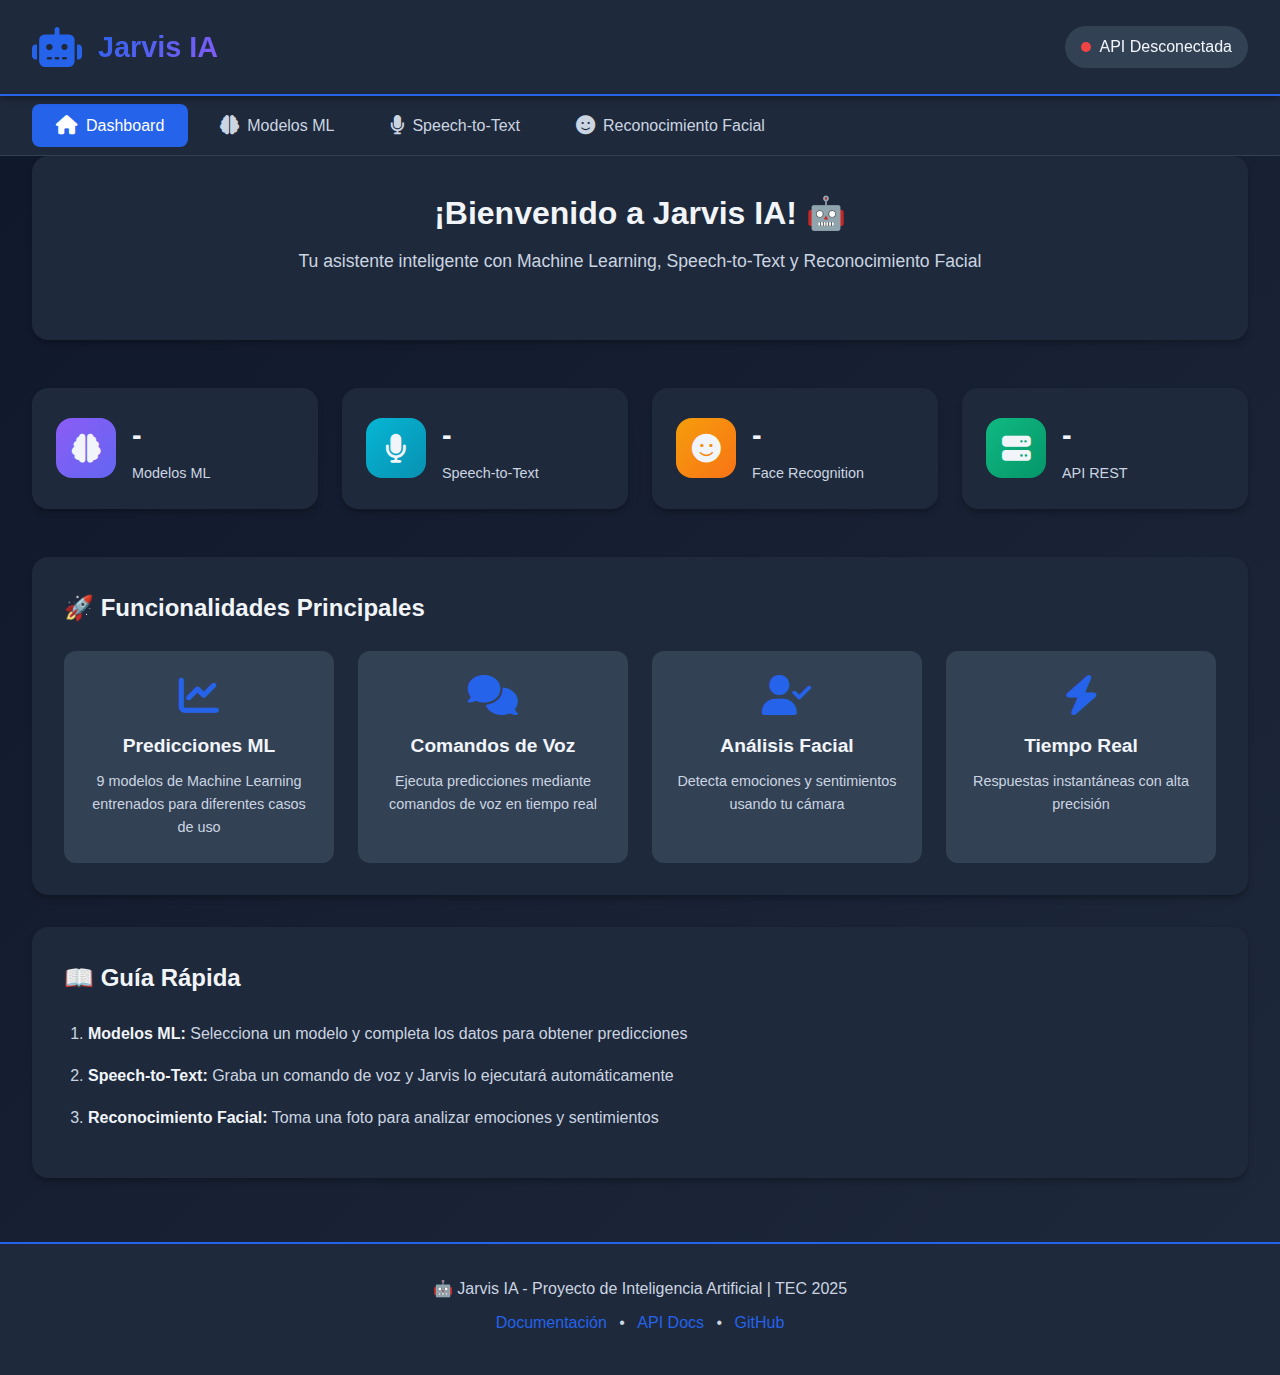
<file: frontend/index.html>
<!DOCTYPE html>
<html lang="es">
<head>
    <meta charset="UTF-8">
    <meta name="viewport" content="width=device-width, initial-scale=1.0">
    <title>🤖 Jarvis IA - Asistente Inteligente</title>
    <link rel="stylesheet" href="styles.css">
    <link rel="stylesheet" href="https://cdnjs.cloudflare.com/ajax/libs/font-awesome/6.4.0/css/all.min.css">
</head>
<body>
    <!-- Header -->
    <header class="header">
        <div class="container">
            <div class="logo">
                <i class="fas fa-robot"></i>
                <h1>Jarvis IA</h1>
            </div>
            <div class="status-indicator" id="apiStatus">
                <span class="status-dot"></span>
                <span class="status-text">Conectando...</span>
            </div>
        </div>
    </header>

    <!-- Navigation -->
    <nav class="nav-tabs">
        <div class="container">
            <button class="nav-tab active" data-tab="dashboard">
                <i class="fas fa-home"></i>
                Dashboard
            </button>
            <button class="nav-tab" data-tab="ml-models">
                <i class="fas fa-brain"></i>
                Modelos ML
            </button>
            <button class="nav-tab" data-tab="voice">
                <i class="fas fa-microphone"></i>
                Speech-to-Text
            </button>
            <button class="nav-tab" data-tab="face">
                <i class="fas fa-smile"></i>
                Reconocimiento Facial
            </button>
        </div>
    </nav>

    <!-- Main Content -->
    <main class="container">
        <!-- Dashboard Tab -->
        <section id="dashboard" class="tab-content active">
            <div class="welcome-section">
                <h2>¡Bienvenido a Jarvis IA! 🤖</h2>
                <p class="subtitle">Tu asistente inteligente con Machine Learning, Speech-to-Text y Reconocimiento Facial</p>
            </div>

            <div class="stats-grid">
                <div class="stat-card">
                    <div class="stat-icon ml">
                        <i class="fas fa-brain"></i>
                    </div>
                    <div class="stat-content">
                        <h3 id="modelCount">-</h3>
                        <p>Modelos ML</p>
                    </div>
                </div>

                <div class="stat-card">
                    <div class="stat-icon voice">
                        <i class="fas fa-microphone"></i>
                    </div>
                    <div class="stat-content">
                        <h3 id="voiceStatus">-</h3>
                        <p>Speech-to-Text</p>
                    </div>
                </div>

                <div class="stat-card">
                    <div class="stat-icon face">
                        <i class="fas fa-smile"></i>
                    </div>
                    <div class="stat-content">
                        <h3 id="faceStatus">-</h3>
                        <p>Face Recognition</p>
                    </div>
                </div>

                <div class="stat-card">
                    <div class="stat-icon api">
                        <i class="fas fa-server"></i>
                    </div>
                    <div class="stat-content">
                        <h3 id="apiVersion">-</h3>
                        <p>API REST</p>
                    </div>
                </div>
            </div>

            <div class="features-section">
                <h3>🚀 Funcionalidades Principales</h3>
                <div class="features-grid">
                    <div class="feature-card">
                        <i class="fas fa-chart-line"></i>
                        <h4>Predicciones ML</h4>
                        <p>9 modelos de Machine Learning entrenados para diferentes casos de uso</p>
                    </div>
                    <div class="feature-card">
                        <i class="fas fa-comments"></i>
                        <h4>Comandos de Voz</h4>
                        <p>Ejecuta predicciones mediante comandos de voz en tiempo real</p>
                    </div>
                    <div class="feature-card">
                        <i class="fas fa-user-check"></i>
                        <h4>Análisis Facial</h4>
                        <p>Detecta emociones y sentimientos usando tu cámara</p>
                    </div>
                    <div class="feature-card">
                        <i class="fas fa-bolt"></i>
                        <h4>Tiempo Real</h4>
                        <p>Respuestas instantáneas con alta precisión</p>
                    </div>
                </div>
            </div>

            <div class="quick-start">
                <h3>📖 Guía Rápida</h3>
                <ol>
                    <li><strong>Modelos ML:</strong> Selecciona un modelo y completa los datos para obtener predicciones</li>
                    <li><strong>Speech-to-Text:</strong> Graba un comando de voz y Jarvis lo ejecutará automáticamente</li>
                    <li><strong>Reconocimiento Facial:</strong> Toma una foto para analizar emociones y sentimientos</li>
                </ol>
            </div>
        </section>

        <!-- ML Models Tab -->
        <section id="ml-models" class="tab-content">
            <h2>🧠 Modelos de Machine Learning</h2>
            <p class="subtitle">Selecciona un modelo para realizar predicciones</p>

            <div class="models-container">
                <div class="models-sidebar">
                    <h3>Modelos Disponibles</h3>
                    <div id="modelsList" class="models-list">
                        <div class="loading">Cargando modelos...</div>
                    </div>
                </div>

                <div class="model-panel">
                    <div id="modelInfo" class="model-info">
                        <div class="placeholder">
                            <i class="fas fa-hand-pointer"></i>
                            <p>Selecciona un modelo de la lista para comenzar</p>
                        </div>
                    </div>

                    <div id="predictionForm" class="prediction-form" style="display: none;">
                        <!-- Form will be generated dynamically -->
                    </div>

                    <div id="predictionResult" class="prediction-result" style="display: none;">
                        <!-- Results will be shown here -->
                    </div>
                </div>
            </div>
        </section>

        <!-- Voice Tab -->
        <section id="voice" class="tab-content">
            <h2>🎤 Speech-to-Text & Comandos de Voz</h2>
            <p class="subtitle">Graba un comando de voz para ejecutar predicciones de ML</p>

            <div class="voice-container">
                <div class="voice-panel">
                    <div class="voice-visualizer" id="voiceVisualizer">
                        <i class="fas fa-microphone-alt" id="micIcon"></i>
                        <div class="voice-waves" id="voiceWaves">
                            <span></span>
                            <span></span>
                            <span></span>
                            <span></span>
                            <span></span>
                        </div>
                    </div>

                    <div class="voice-controls">
                        <button id="recordBtn" class="btn btn-primary btn-large">
                            <i class="fas fa-microphone"></i>
                            Iniciar Grabación
                        </button>
                        <button id="stopBtn" class="btn btn-danger btn-large" style="display: none;">
                            <i class="fas fa-stop"></i>
                            Detener Grabación
                        </button>
                    </div>

                    <div class="voice-status" id="voiceStatusPanel">
                        <p class="info-text">
                            <i class="fas fa-info-circle"></i>
                            Presiona "Iniciar Grabación" y di un comando. 
                            <strong>9 modelos disponibles</strong> - Ejemplos en el panel derecho →
                        </p>
                    </div>

                    <div class="transcript-box" id="transcriptBox" style="display: none;">
                        <h4>📝 Transcripción</h4>
                        <p id="transcriptText"></p>
                        <div id="commandRecognized" style="display: none;">
                            <span class="badge success">
                                <i class="fas fa-check"></i>
                                Comando reconocido
                            </span>
                            <p><strong>Modelo detectado:</strong> <span id="detectedModel"></span></p>
                        </div>
                    </div>
                </div>

                <div class="voice-info-panel">
                    <h3>💡 Comandos de Voz Disponibles (9 modelos)</h3>
                    <div class="commands-list">
                        <div class="command-item">
                            <i class="fas fa-bitcoin-sign"></i>
                            <span>"Jarvis, predice el precio de Bitcoin"</span>
                        </div>
                        <div class="command-item">
                            <i class="fas fa-seedling"></i>
                            <span>"Jarvis, predice el precio del aguacate"</span>
                        </div>
                        <div class="command-item">
                            <i class="fas fa-weight"></i>
                            <span>"Jarvis, calcula mi grasa corporal"</span>
                        </div>
                        <div class="command-item">
                            <i class="fas fa-car"></i>
                            <span>"Jarvis, valora este auto usado"</span>
                        </div>
                        <div class="command-item">
                            <i class="fas fa-user-times"></i>
                            <span>"Jarvis, analiza riesgo de churn"</span>
                        </div>
                        <div class="command-item">
                            <i class="fas fa-wine-glass"></i>
                            <span>"Jarvis, evalúa la calidad del vino"</span>
                        </div>
                        <div class="command-item">
                            <i class="fas fa-brain"></i>
                            <span>"Jarvis, evalúa riesgo de derrame"</span>
                        </div>
                        <div class="command-item">
                            <i class="fas fa-heartbeat"></i>
                            <span>"Jarvis, diagnostica hepatitis C"</span>
                        </div>
                        <div class="command-item">
                            <i class="fas fa-procedures"></i>
                            <span>"Jarvis, analiza estado de cirrosis"</span>
                        </div>
                    </div>

                    <div class="service-status-card">
                        <h4>Estado del Servicio</h4>
                        <div id="voiceServiceStatus">
                            <span class="status-badge">Verificando...</span>
                        </div>
                    </div>
                </div>
            </div>
        </section>

        <!-- Face Recognition Tab -->
        <section id="face" class="tab-content">
            <h2>😊 Reconocimiento Facial & Análisis de Emociones</h2>
            <p class="subtitle">Captura una foto para detectar emociones y sentimientos</p>

            <div class="face-container">
                <div class="camera-panel">
                    <div class="video-container" id="videoContainer">
                        <video id="webcam" autoplay playsinline></video>
                        <canvas id="canvas" style="display: none;"></canvas>
                        <div class="camera-overlay">
                            <div class="face-outline"></div>
                        </div>
                    </div>

                    <div class="camera-controls">
                        <button id="startCameraBtn" class="btn btn-primary">
                            <i class="fas fa-video"></i>
                            Iniciar Cámara
                        </button>
                        <button id="captureBtn" class="btn btn-success" style="display: none;">
                            <i class="fas fa-camera"></i>
                            Capturar Foto
                        </button>
                        <button id="stopCameraBtn" class="btn btn-danger" style="display: none;">
                            <i class="fas fa-video-slash"></i>
                            Detener Cámara
                        </button>
                    </div>

                    <div class="upload-option">
                        <p class="divider"><span>o</span></p>
                        <label for="fileInput" class="btn btn-secondary">
                            <i class="fas fa-upload"></i>
                            Subir Imagen
                        </label>
                        <input type="file" id="fileInput" accept="image/*" style="display: none;">
                    </div>
                </div>

                <div class="emotion-results-panel">
                    <div id="emotionPlaceholder" class="placeholder-emotions">
                        <i class="fas fa-smile-beam"></i>
                        <p>Captura una foto o sube una imagen para analizar emociones</p>
                    </div>

                    <div id="emotionResults" style="display: none;">
                        <h3>📊 Resultados del Análisis</h3>
                        
                        <div class="captured-image">
                            <img id="capturedImage" alt="Foto capturada">
                        </div>

                        <div class="dominant-emotion">
                            <h4>Emoción Dominante</h4>
                            <div class="emotion-badge" id="dominantEmotion">
                                <i class="fas fa-smile"></i>
                                <span>-</span>
                            </div>
                            <p class="confidence">Confianza: <strong id="emotionConfidence">-</strong></p>
                        </div>

                        <div class="emotions-chart">
                            <h4>Todas las Emociones Detectadas</h4>
                            <div id="emotionsBar">
                                <!-- Emotion bars will be generated here -->
                            </div>
                        </div>

                        <div class="face-info">
                            <p><i class="fas fa-users"></i> Rostros detectados: <strong id="faceCount">-</strong></p>
                        </div>
                    </div>

                    <div class="service-status-card">
                        <h4>Estado del Servicio</h4>
                        <div id="faceServiceStatus">
                            <span class="status-badge">Verificando...</span>
                        </div>
                    </div>
                </div>
            </div>
        </section>
    </main>

    <!-- Footer -->
    <footer class="footer">
        <div class="container">
            <p>🤖 Jarvis IA - Proyecto de Inteligencia Artificial | TEC 2025</p>
            <p class="footer-links">
                <a href="../docs/QUICK_START.md" target="_blank">Documentación</a> •
                <a href="http://localhost:8000/docs" target="_blank">API Docs</a> •
                <a href="https://github.com/MaikelHR/Proyecto1IA-Jarvis" target="_blank">GitHub</a>
            </p>
        </div>
    </footer>

    <script src="app.js?v=19"></script>
</body>
</html>
</file>
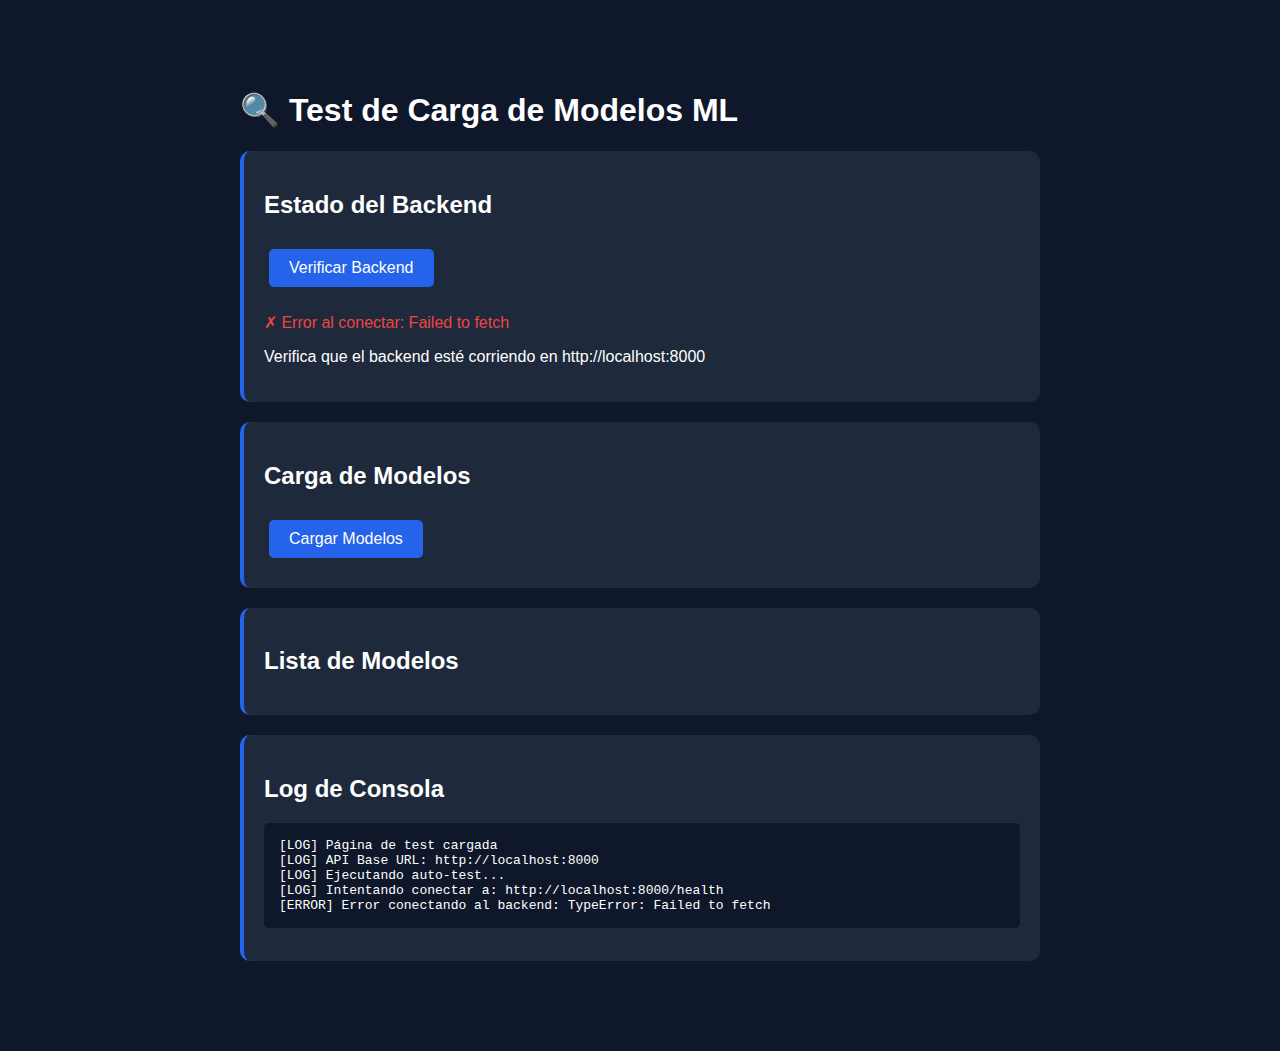
<file: frontend/test-models.html>
<!DOCTYPE html>
<html lang="es">
<head>
    <meta charset="UTF-8">
    <meta name="viewport" content="width=device-width, initial-scale=1.0">
    <title>Test - Carga de Modelos</title>
    <style>
        body {
            font-family: Arial, sans-serif;
            max-width: 800px;
            margin: 50px auto;
            padding: 20px;
            background: #0f172a;
            color: #fff;
        }
        .test-section {
            background: #1e293b;
            padding: 20px;
            margin: 20px 0;
            border-radius: 10px;
            border-left: 4px solid #2563eb;
        }
        .success { color: #10b981; }
        .error { color: #ef4444; }
        pre {
            background: #0f172a;
            padding: 15px;
            border-radius: 5px;
            overflow-x: auto;
        }
        button {
            background: #2563eb;
            color: white;
            border: none;
            padding: 10px 20px;
            border-radius: 5px;
            cursor: pointer;
            font-size: 16px;
            margin: 10px 5px;
        }
        button:hover {
            background: #1e40af;
        }
        #results {
            margin-top: 20px;
        }
        .model-item {
            background: #334155;
            padding: 10px;
            margin: 5px 0;
            border-radius: 5px;
        }
    </style>
</head>
<body>
    <h1>🔍 Test de Carga de Modelos ML</h1>
    
    <div class="test-section">
        <h2>Estado del Backend</h2>
        <button onclick="testBackendHealth()">Verificar Backend</button>
        <div id="backend-status"></div>
    </div>
    
    <div class="test-section">
        <h2>Carga de Modelos</h2>
        <button onclick="loadModels()">Cargar Modelos</button>
        <div id="models-status"></div>
    </div>
    
    <div class="test-section">
        <h2>Lista de Modelos</h2>
        <div id="models-list"></div>
    </div>
    
    <div class="test-section">
        <h2>Log de Consola</h2>
        <pre id="console-log"></pre>
    </div>

    <script>
        const API_BASE_URL = 'http://localhost:8000';
        let consoleLog = [];
        
        // Capturar logs
        const originalLog = console.log;
        const originalError = console.error;
        
        console.log = function(...args) {
            consoleLog.push('[LOG] ' + args.join(' '));
            updateConsoleDisplay();
            originalLog.apply(console, args);
        };
        
        console.error = function(...args) {
            consoleLog.push('[ERROR] ' + args.join(' '));
            updateConsoleDisplay();
            originalError.apply(console, args);
        };
        
        function updateConsoleDisplay() {
            document.getElementById('console-log').textContent = consoleLog.join('\n');
        }
        
        async function testBackendHealth() {
            const statusDiv = document.getElementById('backend-status');
            statusDiv.innerHTML = '<p>Probando conexión...</p>';
            
            try {
                console.log('Intentando conectar a:', API_BASE_URL + '/health');
                const response = await fetch(API_BASE_URL + '/health');
                console.log('Response status:', response.status);
                
                const data = await response.json();
                console.log('Health data:', JSON.stringify(data, null, 2));
                
                if (response.ok) {
                    statusDiv.innerHTML = `
                        <p class="success">✓ Backend conectado correctamente</p>
                        <pre>${JSON.stringify(data, null, 2)}</pre>
                    `;
                } else {
                    statusDiv.innerHTML = `
                        <p class="error">✗ Backend respondió con error ${response.status}</p>
                    `;
                }
            } catch (error) {
                console.error('Error conectando al backend:', error);
                statusDiv.innerHTML = `
                    <p class="error">✗ Error al conectar: ${error.message}</p>
                    <p>Verifica que el backend esté corriendo en http://localhost:8000</p>
                `;
            }
        }
        
        async function loadModels() {
            const statusDiv = document.getElementById('models-status');
            const listDiv = document.getElementById('models-list');
            
            statusDiv.innerHTML = '<p>Cargando modelos...</p>';
            listDiv.innerHTML = '';
            
            try {
                console.log('Fetching models from:', API_BASE_URL + '/predictions/datasets');
                const response = await fetch(API_BASE_URL + '/predictions/datasets');
                console.log('Models response status:', response.status);
                
                if (!response.ok) {
                    throw new Error(`HTTP ${response.status}: ${response.statusText}`);
                }
                
                const models = await response.json();
                console.log('Models received:', models.length);
                console.log('Models data:', JSON.stringify(models, null, 2));
                
                if (models.length === 0) {
                    statusDiv.innerHTML = '<p class="error">✗ No se encontraron modelos</p>';
                    return;
                }
                
                statusDiv.innerHTML = `<p class="success">✓ ${models.length} modelos cargados correctamente</p>`;
                
                listDiv.innerHTML = '<h3>Modelos Disponibles:</h3>';
                models.forEach((model, index) => {
                    const modelDiv = document.createElement('div');
                    modelDiv.className = 'model-item';
                    modelDiv.innerHTML = `
                        <strong>${index + 1}. ${model.name}</strong>
                        <br>Key: ${model.key}
                        <br>Task: ${model.task}
                        <br>Target: ${model.target}
                    `;
                    listDiv.appendChild(modelDiv);
                    
                    console.log(`Modelo ${index + 1}:`, model.key, '-', model.name);
                });
                
            } catch (error) {
                console.error('Error loading models:', error);
                statusDiv.innerHTML = `
                    <p class="error">✗ Error al cargar modelos: ${error.message}</p>
                `;
            }
        }
        
        // Auto-test al cargar la página
        window.addEventListener('DOMContentLoaded', () => {
            console.log('Página de test cargada');
            console.log('API Base URL:', API_BASE_URL);
            
            // Auto-ejecutar tests
            setTimeout(() => {
                console.log('Ejecutando auto-test...');
                testBackendHealth();
                setTimeout(() => loadModels(), 1000);
            }, 500);
        });
    </script>
</body>
</html>
</file>
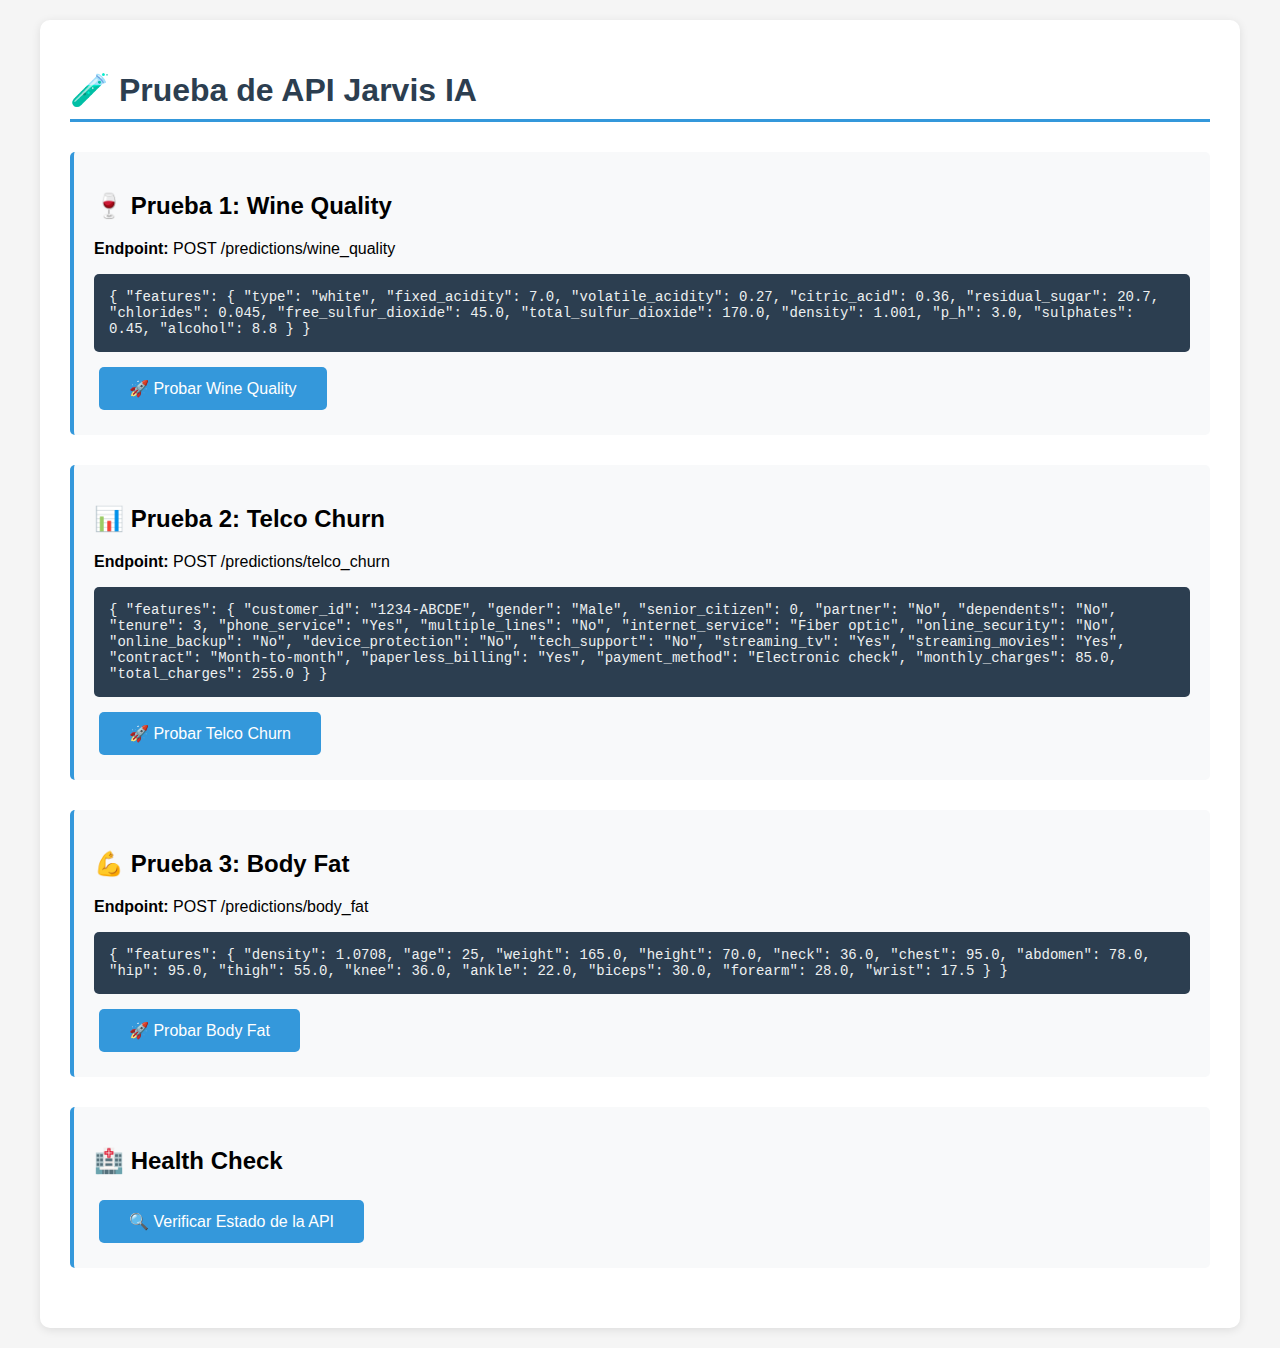
<file: tests/test_api.html>
<!DOCTYPE html>
<html lang="es">
<head>
    <meta charset="UTF-8">
    <meta name="viewport" content="width=device-width, initial-scale=1.0">
    <title>Prueba API Jarvis</title>
    <style>
        body {
            font-family: 'Segoe UI', Tahoma, Geneva, Verdana, sans-serif;
            max-width: 1200px;
            margin: 0 auto;
            padding: 20px;
            background: #f5f5f5;
        }
        .container {
            background: white;
            padding: 30px;
            border-radius: 10px;
            box-shadow: 0 2px 10px rgba(0,0,0,0.1);
        }
        h1 {
            color: #2c3e50;
            border-bottom: 3px solid #3498db;
            padding-bottom: 10px;
        }
        .test-section {
            margin: 30px 0;
            padding: 20px;
            background: #f8f9fa;
            border-left: 4px solid #3498db;
            border-radius: 5px;
        }
        button {
            background: #3498db;
            color: white;
            border: none;
            padding: 12px 30px;
            font-size: 16px;
            border-radius: 5px;
            cursor: pointer;
            margin: 5px;
        }
        button:hover {
            background: #2980b9;
        }
        button:disabled {
            background: #95a5a6;
            cursor: not-allowed;
        }
        .response {
            margin-top: 20px;
            padding: 15px;
            background: #2c3e50;
            color: #ecf0f1;
            border-radius: 5px;
            font-family: 'Courier New', monospace;
            white-space: pre-wrap;
            overflow-x: auto;
        }
        .success {
            background: #27ae60;
        }
        .error {
            background: #e74c3c;
        }
        .loading {
            color: #f39c12;
        }
        pre {
            margin: 0;
        }
        .json-view {
            background: #2c3e50;
            color: #ecf0f1;
            padding: 15px;
            border-radius: 5px;
            margin: 10px 0;
            font-family: 'Courier New', monospace;
            font-size: 14px;
        }
    </style>
</head>
<body>
    <div class="container">
        <h1>🧪 Prueba de API Jarvis IA</h1>
        
        <div class="test-section">
            <h2>🍷 Prueba 1: Wine Quality</h2>
            <p><strong>Endpoint:</strong> POST /predictions/wine_quality</p>
            
            <div class="json-view">{
  "features": {
    "type": "white",
    "fixed_acidity": 7.0,
    "volatile_acidity": 0.27,
    "citric_acid": 0.36,
    "residual_sugar": 20.7,
    "chlorides": 0.045,
    "free_sulfur_dioxide": 45.0,
    "total_sulfur_dioxide": 170.0,
    "density": 1.001,
    "p_h": 3.0,
    "sulphates": 0.45,
    "alcohol": 8.8
  }
}</div>
            
            <button onclick="testWineQuality()">🚀 Probar Wine Quality</button>
            <div id="wine-response" class="response" style="display:none;"></div>
        </div>

        <div class="test-section">
            <h2>📊 Prueba 2: Telco Churn</h2>
            <p><strong>Endpoint:</strong> POST /predictions/telco_churn</p>
            
            <div class="json-view">{
  "features": {
    "customer_id": "1234-ABCDE",
    "gender": "Male",
    "senior_citizen": 0,
    "partner": "No",
    "dependents": "No",
    "tenure": 3,
    "phone_service": "Yes",
    "multiple_lines": "No",
    "internet_service": "Fiber optic",
    "online_security": "No",
    "online_backup": "No",
    "device_protection": "No",
    "tech_support": "No",
    "streaming_tv": "Yes",
    "streaming_movies": "Yes",
    "contract": "Month-to-month",
    "paperless_billing": "Yes",
    "payment_method": "Electronic check",
    "monthly_charges": 85.0,
    "total_charges": 255.0
  }
}</div>
            
            <button onclick="testTelcoChurn()">🚀 Probar Telco Churn</button>
            <div id="telco-response" class="response" style="display:none;"></div>
        </div>

        <div class="test-section">
            <h2>💪 Prueba 3: Body Fat</h2>
            <p><strong>Endpoint:</strong> POST /predictions/body_fat</p>
            
            <div class="json-view">{
  "features": {
    "density": 1.0708,
    "age": 25,
    "weight": 165.0,
    "height": 70.0,
    "neck": 36.0,
    "chest": 95.0,
    "abdomen": 78.0,
    "hip": 95.0,
    "thigh": 55.0,
    "knee": 36.0,
    "ankle": 22.0,
    "biceps": 30.0,
    "forearm": 28.0,
    "wrist": 17.5
  }
}</div>
            
            <button onclick="testBodyFat()">🚀 Probar Body Fat</button>
            <div id="bodyfat-response" class="response" style="display:none;"></div>
        </div>

        <div class="test-section">
            <h2>🏥 Health Check</h2>
            <button onclick="testHealth()">🔍 Verificar Estado de la API</button>
            <div id="health-response" class="response" style="display:none;"></div>
        </div>
    </div>

    <script>
        const API_BASE = 'http://localhost:8000';

        async function makeRequest(endpoint, data = null) {
            try {
                const options = {
                    method: data ? 'POST' : 'GET',
                    headers: {
                        'Content-Type': 'application/json',
                    }
                };

                if (data) {
                    options.body = JSON.stringify(data);
                }

                const response = await fetch(`${API_BASE}${endpoint}`, options);
                const json = await response.json();

                return {
                    status: response.status,
                    success: response.ok,
                    data: json
                };
            } catch (error) {
                return {
                    status: 0,
                    success: false,
                    data: { error: error.message }
                };
            }
        }

        function displayResponse(elementId, result) {
            const element = document.getElementById(elementId);
            element.style.display = 'block';
            
            let className = 'response ';
            if (result.status === 0) {
                className += 'error';
            } else if (result.success) {
                className += 'success';
            } else {
                className += 'error';
            }
            
            element.className = className;
            element.innerHTML = `<strong>Status: ${result.status}</strong>\n\n${JSON.stringify(result.data, null, 2)}`;
        }

        async function testWineQuality() {
            const data = {
                features: {
                    type: "white",
                    fixed_acidity: 7.0,
                    volatile_acidity: 0.27,
                    citric_acid: 0.36,
                    residual_sugar: 20.7,
                    chlorides: 0.045,
                    free_sulfur_dioxide: 45.0,
                    total_sulfur_dioxide: 170.0,
                    density: 1.001,
                    p_h: 3.0,
                    sulphates: 0.45,
                    alcohol: 8.8
                }
            };

            const result = await makeRequest('/predictions/wine_quality', data);
            displayResponse('wine-response', result);
        }

        async function testTelcoChurn() {
            const data = {
                features: {
                    customer_id: "1234-ABCDE",
                    gender: "Male",
                    senior_citizen: 0,
                    partner: "No",
                    dependents: "No",
                    tenure: 3,
                    phone_service: "Yes",
                    multiple_lines: "No",
                    internet_service: "Fiber optic",
                    online_security: "No",
                    online_backup: "No",
                    device_protection: "No",
                    tech_support: "No",
                    streaming_tv: "Yes",
                    streaming_movies: "Yes",
                    contract: "Month-to-month",
                    paperless_billing: "Yes",
                    payment_method: "Electronic check",
                    monthly_charges: 85.0,
                    total_charges: 255.0
                }
            };

            const result = await makeRequest('/predictions/telco_churn', data);
            displayResponse('telco-response', result);
        }

        async function testBodyFat() {
            const data = {
                features: {
                    density: 1.0708,
                    age: 25,
                    weight: 165.0,
                    height: 70.0,
                    neck: 36.0,
                    chest: 95.0,
                    abdomen: 78.0,
                    hip: 95.0,
                    thigh: 55.0,
                    knee: 36.0,
                    ankle: 22.0,
                    biceps: 30.0,
                    forearm: 28.0,
                    wrist: 17.5
                }
            };

            const result = await makeRequest('/predictions/body_fat', data);
            displayResponse('bodyfat-response', result);
        }

        async function testHealth() {
            const result = await makeRequest('/health');
            displayResponse('health-response', result);
        }
    </script>
</body>
</html>
</file>
<file: frontend/styles.css>
/* ==========================================
   JARVIS IA - FRONTEND STYLES
   ========================================== */

/* Variables CSS */
:root {
    --primary-color: #2563eb;
    --primary-dark: #1e40af;
    --secondary-color: #8b5cf6;
    --success-color: #10b981;
    --danger-color: #ef4444;
    --warning-color: #f59e0b;
    --info-color: #06b6d4;
    
    --bg-primary: #0f172a;
    --bg-secondary: #1e293b;
    --bg-tertiary: #334155;
    --bg-card: #1e293b;
    
    --text-primary: #f1f5f9;
    --text-secondary: #cbd5e1;
    --text-muted: #94a3b8;
    
    --border-color: #334155;
    --shadow: 0 4px 6px -1px rgba(0, 0, 0, 0.3);
    --shadow-lg: 0 10px 15px -3px rgba(0, 0, 0, 0.4);
    
    --transition: all 0.3s ease;
}

/* Reset & Base */
* {
    margin: 0;
    padding: 0;
    box-sizing: border-box;
}

body {
    font-family: 'Inter', -apple-system, BlinkMacSystemFont, 'Segoe UI', sans-serif;
    background: linear-gradient(135deg, #0f172a 0%, #1e293b 100%);
    color: var(--text-primary);
    line-height: 1.6;
    min-height: 100vh;
}

.container {
    max-width: 1400px;
    margin: 0 auto;
    padding: 0 2rem;
}

/* Header */
.header {
    background: var(--bg-secondary);
    border-bottom: 2px solid var(--primary-color);
    padding: 1.5rem 0;
    box-shadow: var(--shadow);
    position: sticky;
    top: 0;
    z-index: 1000;
}

.header .container {
    display: flex;
    justify-content: space-between;
    align-items: center;
}

.logo {
    display: flex;
    align-items: center;
    gap: 1rem;
}

.logo i {
    font-size: 2.5rem;
    color: var(--primary-color);
    animation: pulse 2s infinite;
}

@keyframes pulse {
    0%, 100% { opacity: 1; }
    50% { opacity: 0.7; }
}

.logo h1 {
    font-size: 1.8rem;
    font-weight: 700;
    background: linear-gradient(135deg, var(--primary-color), var(--secondary-color));
    -webkit-background-clip: text;
    -webkit-text-fill-color: transparent;
    background-clip: text;
}

.status-indicator {
    display: flex;
    align-items: center;
    gap: 0.5rem;
    padding: 0.5rem 1rem;
    background: var(--bg-tertiary);
    border-radius: 2rem;
}

.status-dot {
    width: 10px;
    height: 10px;
    border-radius: 50%;
    background: var(--text-muted);
    animation: blink 1.5s infinite;
}

.status-indicator.online .status-dot {
    background: var(--success-color);
}

.status-indicator.offline .status-dot {
    background: var(--danger-color);
}

@keyframes blink {
    0%, 100% { opacity: 1; }
    50% { opacity: 0.3; }
}

/* Navigation Tabs */
.nav-tabs {
    background: var(--bg-secondary);
    border-bottom: 1px solid var(--border-color);
    padding: 0.5rem 0;
}

.nav-tabs .container {
    display: flex;
    gap: 0.5rem;
    overflow-x: auto;
}

.nav-tab {
    background: transparent;
    border: none;
    color: var(--text-secondary);
    padding: 0.75rem 1.5rem;
    border-radius: 0.5rem;
    cursor: pointer;
    display: flex;
    align-items: center;
    gap: 0.5rem;
    font-size: 1rem;
    font-weight: 500;
    transition: var(--transition);
    white-space: nowrap;
}

.nav-tab i {
    font-size: 1.2rem;
}

.nav-tab:hover {
    background: var(--bg-tertiary);
    color: var(--text-primary);
}

.nav-tab.active {
    background: var(--primary-color);
    color: white;
}

/* Main Content */
main {
    padding: 2rem 0;
    min-height: calc(100vh - 300px);
}

.tab-content {
    display: none;
    animation: fadeIn 0.3s ease;
}

.tab-content.active {
    display: block;
}

@keyframes fadeIn {
    from { opacity: 0; transform: translateY(10px); }
    to { opacity: 1; transform: translateY(0); }
}

h2 {
    font-size: 2rem;
    margin-bottom: 0.5rem;
    color: var(--text-primary);
}

.subtitle {
    color: var(--text-secondary);
    font-size: 1.1rem;
    margin-bottom: 2rem;
}

/* Dashboard */
.welcome-section {
    text-align: center;
    margin-bottom: 3rem;
    padding: 2rem;
    background: var(--bg-card);
    border-radius: 1rem;
    box-shadow: var(--shadow);
}

.stats-grid {
    display: grid;
    grid-template-columns: repeat(auto-fit, minmax(250px, 1fr));
    gap: 1.5rem;
    margin-bottom: 3rem;
}

.stat-card {
    background: var(--bg-card);
    padding: 1.5rem;
    border-radius: 1rem;
    box-shadow: var(--shadow);
    display: flex;
    align-items: center;
    gap: 1rem;
    transition: var(--transition);
}

.stat-card:hover {
    transform: translateY(-5px);
    box-shadow: var(--shadow-lg);
}

.stat-icon {
    width: 60px;
    height: 60px;
    border-radius: 1rem;
    display: flex;
    align-items: center;
    justify-content: center;
    font-size: 1.8rem;
}

.stat-icon.ml { background: linear-gradient(135deg, #8b5cf6, #6366f1); }
.stat-icon.voice { background: linear-gradient(135deg, #06b6d4, #0891b2); }
.stat-icon.face { background: linear-gradient(135deg, #f59e0b, #f97316); }
.stat-icon.api { background: linear-gradient(135deg, #10b981, #059669); }

.stat-content h3 {
    font-size: 1.8rem;
    font-weight: 700;
    margin-bottom: 0.25rem;
}

.stat-content p {
    color: var(--text-secondary);
    font-size: 0.9rem;
}

.features-section, .quick-start {
    background: var(--bg-card);
    padding: 2rem;
    border-radius: 1rem;
    box-shadow: var(--shadow);
    margin-bottom: 2rem;
}

.features-section h3, .quick-start h3 {
    font-size: 1.5rem;
    margin-bottom: 1.5rem;
}

.features-grid {
    display: grid;
    grid-template-columns: repeat(auto-fit, minmax(250px, 1fr));
    gap: 1.5rem;
}

.feature-card {
    background: var(--bg-tertiary);
    padding: 1.5rem;
    border-radius: 0.75rem;
    text-align: center;
    transition: var(--transition);
}

.feature-card:hover {
    transform: translateY(-3px);
    background: var(--bg-secondary);
}

.feature-card i {
    font-size: 2.5rem;
    color: var(--primary-color);
    margin-bottom: 1rem;
}

.feature-card h4 {
    font-size: 1.2rem;
    margin-bottom: 0.5rem;
}

.feature-card p {
    color: var(--text-secondary);
    font-size: 0.9rem;
}

.quick-start ol {
    padding-left: 1.5rem;
}

.quick-start li {
    margin-bottom: 1rem;
    color: var(--text-secondary);
}

.quick-start strong {
    color: var(--text-primary);
}

/* ML Models Section */
.models-container {
    display: grid;
    grid-template-columns: 350px 1fr;
    gap: 2rem;
    align-items: start;
}

.models-sidebar {
    background: var(--bg-card);
    padding: 1.5rem;
    border-radius: 1rem;
    box-shadow: var(--shadow);
    position: sticky;
    top: 120px;
}

.models-sidebar h3 {
    font-size: 1.3rem;
    margin-bottom: 1rem;
    color: var(--primary-color);
}

.models-list {
    display: flex;
    flex-direction: column;
    gap: 0.75rem;
}

.model-item {
    background: var(--bg-tertiary);
    padding: 1rem;
    border-radius: 0.5rem;
    cursor: pointer;
    transition: all 0.3s ease;
    border: 2px solid transparent;
    position: relative;
}

.model-item:hover {
    background: var(--bg-secondary);
    border-color: var(--primary-color);
    transform: translateX(5px);
}

.model-item.active {
    background: var(--primary-color);
    border-color: var(--primary-color);
    box-shadow: 0 4px 12px rgba(52, 152, 219, 0.4);
    transform: translateX(5px);
}

.model-item.active::before {
    content: '';
    position: absolute;
    left: -10px;
    top: 50%;
    transform: translateY(-50%);
    width: 4px;
    height: 60%;
    background: var(--primary-color);
    border-radius: 2px;
}

.model-item-content {
    position: relative;
}

.model-item h4 {
    font-size: 1rem;
    margin-bottom: 0.25rem;
    transition: color 0.3s ease;
    display: flex;
    align-items: center;
    gap: 0.5rem;
}

.model-check {
    opacity: 0;
    transform: scale(0);
    transition: all 0.3s ease;
    color: #ffffff;
}

.model-item.active .model-check {
    opacity: 1;
    transform: scale(1);
}

.model-item.active h4 {
    color: #ffffff;
    font-weight: 600;
}

.model-item p {
    font-size: 0.85rem;
    color: var(--text-muted);
    transition: color 0.3s ease;
}

.model-item.active p {
    color: rgba(255, 255, 255, 0.9);
}

.model-panel {
    background: var(--bg-card);
    padding: 2rem;
    border-radius: 1rem;
    box-shadow: var(--shadow);
    min-height: 500px;
}

.placeholder {
    display: flex;
    flex-direction: column;
    align-items: center;
    justify-content: center;
    height: 400px;
    color: var(--text-muted);
}

.placeholder i {
    font-size: 4rem;
    margin-bottom: 1rem;
    opacity: 0.5;
}

.model-info h3 {
    font-size: 1.8rem;
    margin-bottom: 1rem;
    color: var(--primary-color);
}

.model-info-grid {
    display: grid;
    grid-template-columns: repeat(auto-fit, minmax(200px, 1fr));
    gap: 1rem;
    margin: 1.5rem 0;
}

.info-badge {
    background: var(--bg-tertiary);
    padding: 1rem;
    border-radius: 0.5rem;
}

.info-badge strong {
    display: block;
    color: var(--text-muted);
    font-size: 0.85rem;
    margin-bottom: 0.25rem;
}

.info-badge span {
    font-size: 1.1rem;
    color: var(--text-primary);
}

/* Forms */
.prediction-form {
    margin-top: 2rem;
}

.form-grid {
    display: grid;
    grid-template-columns: repeat(auto-fit, minmax(250px, 1fr));
    gap: 1.5rem;
    margin-bottom: 2rem;
}

.form-group {
    display: flex;
    flex-direction: column;
}

.form-group label {
    font-size: 0.9rem;
    color: var(--text-secondary);
    margin-bottom: 0.5rem;
    font-weight: 500;
}

.form-group input,
.form-group select {
    background: var(--bg-tertiary);
    border: 1px solid var(--border-color);
    color: var(--text-primary);
    padding: 0.75rem;
    border-radius: 0.5rem;
    font-size: 1rem;
    transition: var(--transition);
}

.form-group input:focus,
.form-group select:focus {
    outline: none;
    border-color: var(--primary-color);
    box-shadow: 0 0 0 3px rgba(37, 99, 235, 0.1);
}

/* Buttons */
.btn {
    padding: 0.75rem 1.5rem;
    border: none;
    border-radius: 0.5rem;
    font-size: 1rem;
    font-weight: 600;
    cursor: pointer;
    transition: var(--transition);
    display: inline-flex;
    align-items: center;
    gap: 0.5rem;
    text-decoration: none;
}

.btn:disabled {
    opacity: 0.5;
    cursor: not-allowed;
}

.btn-primary {
    background: var(--primary-color);
    color: white;
}

.btn-primary:hover:not(:disabled) {
    background: var(--primary-dark);
    transform: translateY(-2px);
}

.btn-success {
    background: var(--success-color);
    color: white;
}

.btn-success:hover:not(:disabled) {
    background: #059669;
}

.btn-danger {
    background: var(--danger-color);
    color: white;
}

.btn-danger:hover:not(:disabled) {
    background: #dc2626;
}

.btn-secondary {
    background: var(--bg-tertiary);
    color: var(--text-primary);
}

.btn-secondary:hover:not(:disabled) {
    background: var(--bg-secondary);
}

.btn-large {
    padding: 1rem 2rem;
    font-size: 1.1rem;
}

/* Prediction Results */
.prediction-result {
    margin-top: 2rem;
    padding: 2rem;
    background: var(--bg-tertiary);
    border-radius: 1rem;
    border-left: 4px solid var(--success-color);
}

.result-header {
    display: flex;
    align-items: center;
    gap: 1rem;
    margin-bottom: 1.5rem;
}

.result-header i {
    font-size: 2rem;
    color: var(--success-color);
}

.result-value {
    font-size: 2.5rem;
    font-weight: 700;
    color: var(--primary-color);
    margin: 1rem 0;
}

.confidence-bar {
    background: var(--bg-secondary);
    height: 30px;
    border-radius: 1rem;
    overflow: hidden;
    margin-top: 1rem;
}

.confidence-fill {
    height: 100%;
    background: linear-gradient(90deg, var(--success-color), var(--primary-color));
    display: flex;
    align-items: center;
    justify-content: center;
    color: white;
    font-weight: 600;
    transition: width 1s ease;
}

/* Voice Section */
.voice-container {
    display: grid;
    grid-template-columns: 2fr 1fr;
    gap: 2rem;
}

.voice-panel {
    background: var(--bg-card);
    padding: 2rem;
    border-radius: 1rem;
    box-shadow: var(--shadow);
}

.voice-visualizer {
    position: relative;
    height: 300px;
    background: var(--bg-tertiary);
    border-radius: 1rem;
    display: flex;
    align-items: center;
    justify-content: center;
    margin-bottom: 2rem;
    overflow: hidden;
}

#micIcon {
    font-size: 5rem;
    color: var(--primary-color);
    z-index: 2;
}

.voice-waves {
    position: absolute;
    display: flex;
    gap: 0.5rem;
    align-items: center;
}

.voice-waves span {
    width: 6px;
    height: 20px;
    background: var(--primary-color);
    border-radius: 3px;
    opacity: 0;
}

.voice-visualizer.recording .voice-waves span {
    animation: wave 1.2s ease-in-out infinite;
}

.voice-visualizer.recording .voice-waves span:nth-child(1) { animation-delay: 0s; }
.voice-visualizer.recording .voice-waves span:nth-child(2) { animation-delay: 0.1s; }
.voice-visualizer.recording .voice-waves span:nth-child(3) { animation-delay: 0.2s; }
.voice-visualizer.recording .voice-waves span:nth-child(4) { animation-delay: 0.3s; }
.voice-visualizer.recording .voice-waves span:nth-child(5) { animation-delay: 0.4s; }

@keyframes wave {
    0%, 100% { height: 20px; opacity: 0.3; }
    50% { height: 80px; opacity: 1; }
}

.voice-controls {
    display: flex;
    gap: 1rem;
    justify-content: center;
    margin-bottom: 2rem;
}

.voice-status {
    text-align: center;
    padding: 1rem;
    background: var(--bg-tertiary);
    border-radius: 0.5rem;
}

.info-text {
    color: var(--text-secondary);
    line-height: 1.8;
}

.transcript-box {
    margin-top: 2rem;
    padding: 1.5rem;
    background: var(--bg-tertiary);
    border-radius: 1rem;
}

.transcript-box h4 {
    margin-bottom: 1rem;
    color: var(--primary-color);
}

#transcriptText {
    font-size: 1.1rem;
    color: var(--text-primary);
    margin-bottom: 1rem;
}

.badge {
    display: inline-flex;
    align-items: center;
    gap: 0.5rem;
    padding: 0.5rem 1rem;
    border-radius: 2rem;
    font-size: 0.9rem;
    font-weight: 600;
    margin-bottom: 1rem;
}

.badge.success {
    background: var(--success-color);
    color: white;
}

/* Voice Info Panel */
.voice-info-panel {
    display: flex;
    flex-direction: column;
    gap: 2rem;
}

.commands-list {
    background: var(--bg-card);
    padding: 1.5rem;
    border-radius: 1rem;
    box-shadow: var(--shadow);
}

.commands-list h3 {
    margin-bottom: 1.5rem;
    color: var(--primary-color);
}

.command-item {
    display: flex;
    align-items: center;
    gap: 1rem;
    padding: 1rem;
    background: var(--bg-tertiary);
    border-radius: 0.5rem;
    margin-bottom: 0.75rem;
}

.command-item i {
    font-size: 1.5rem;
    color: var(--primary-color);
}

.command-item span {
    color: var(--text-secondary);
    font-style: italic;
}

/* Face Recognition Section */
.face-container {
    display: grid;
    grid-template-columns: 1fr 1fr;
    gap: 2rem;
}

.camera-panel {
    background: var(--bg-card);
    padding: 2rem;
    border-radius: 1rem;
    box-shadow: var(--shadow);
}

.video-container {
    position: relative;
    background: var(--bg-tertiary);
    border-radius: 1rem;
    overflow: hidden;
    margin-bottom: 1.5rem;
    height: 400px;
    display: flex;
    align-items: center;
    justify-content: center;
}

#webcam {
    width: 100%;
    height: 100%;
    object-fit: cover;
}

.camera-overlay {
    position: absolute;
    top: 0;
    left: 0;
    width: 100%;
    height: 100%;
    display: flex;
    align-items: center;
    justify-content: center;
    pointer-events: none;
}

.face-outline {
    width: 250px;
    height: 300px;
    border: 3px dashed var(--primary-color);
    border-radius: 50%;
    opacity: 0.5;
}

.camera-controls {
    display: flex;
    gap: 1rem;
    margin-bottom: 1.5rem;
}

.camera-controls .btn {
    flex: 1;
}

.upload-option {
    text-align: center;
}

.divider {
    display: block;
    text-align: center;
    margin: 1rem 0;
    color: var(--text-muted);
}

.divider span {
    background: var(--bg-card);
    padding: 0 1rem;
}

/* Emotion Results */
.emotion-results-panel {
    background: var(--bg-card);
    padding: 2rem;
    border-radius: 1rem;
    box-shadow: var(--shadow);
}

.placeholder-emotions {
    display: flex;
    flex-direction: column;
    align-items: center;
    justify-content: center;
    height: 400px;
    color: var(--text-muted);
}

.placeholder-emotions i {
    font-size: 4rem;
    margin-bottom: 1rem;
    opacity: 0.5;
}

.captured-image {
    margin-bottom: 2rem;
    text-align: center;
}

.captured-image img {
    max-width: 100%;
    max-height: 300px;
    border-radius: 1rem;
    box-shadow: var(--shadow);
}

.dominant-emotion {
    text-align: center;
    margin-bottom: 2rem;
}

.emotion-badge {
    display: inline-flex;
    align-items: center;
    gap: 1rem;
    padding: 1.5rem 2rem;
    background: var(--bg-tertiary);
    border-radius: 1rem;
    margin: 1rem 0;
}

.emotion-badge i {
    font-size: 3rem;
}

.emotion-badge span {
    font-size: 1.5rem;
    font-weight: 700;
}

.confidence {
    color: var(--text-secondary);
}

.emotions-chart {
    margin-bottom: 2rem;
}

.emotion-bar {
    margin-bottom: 1rem;
}

.emotion-bar-label {
    display: flex;
    justify-content: space-between;
    margin-bottom: 0.5rem;
    font-size: 0.9rem;
}

.emotion-bar-fill-container {
    background: var(--bg-tertiary);
    height: 30px;
    border-radius: 1rem;
    overflow: hidden;
}

.emotion-bar-fill {
    height: 100%;
    background: linear-gradient(90deg, var(--primary-color), var(--secondary-color));
    display: flex;
    align-items: center;
    padding-left: 1rem;
    color: white;
    font-weight: 600;
    font-size: 0.85rem;
    transition: width 0.6s ease;
}

/* Service Status Card */
.service-status-card {
    background: var(--bg-card);
    padding: 1.5rem;
    border-radius: 1rem;
    box-shadow: var(--shadow);
}

.service-status-card h4 {
    margin-bottom: 1rem;
    color: var(--primary-color);
}

.status-badge {
    display: inline-block;
    padding: 0.5rem 1rem;
    border-radius: 2rem;
    font-size: 0.9rem;
    font-weight: 600;
}

.status-badge.online {
    background: var(--success-color);
    color: white;
}

.status-badge.offline {
    background: var(--danger-color);
    color: white;
}

.status-badge.checking {
    background: var(--warning-color);
    color: white;
}

/* Loading */
.loading {
    text-align: center;
    padding: 2rem;
    color: var(--text-muted);
}

.loading::after {
    content: '...';
    animation: dots 1.5s infinite;
}

@keyframes dots {
    0%, 20% { content: '.'; }
    40% { content: '..'; }
    60%, 100% { content: '...'; }
}

/* Footer */
.footer {
    background: var(--bg-secondary);
    border-top: 2px solid var(--primary-color);
    padding: 2rem 0;
    margin-top: 4rem;
    text-align: center;
}

.footer p {
    color: var(--text-secondary);
    margin-bottom: 0.5rem;
}

.footer-links a {
    color: var(--primary-color);
    text-decoration: none;
    margin: 0 0.5rem;
    transition: var(--transition);
}

.footer-links a:hover {
    color: var(--secondary-color);
}

/* Responsive */
@media (max-width: 1024px) {
    .models-container,
    .voice-container,
    .face-container {
        grid-template-columns: 1fr;
    }
    
    .models-sidebar {
        position: static;
    }
}

@media (max-width: 768px) {
    .container {
        padding: 0 1rem;
    }
    
    .logo h1 {
        font-size: 1.3rem;
    }
    
    .nav-tab {
        padding: 0.5rem 1rem;
        font-size: 0.9rem;
    }
    
    .stats-grid,
    .features-grid {
        grid-template-columns: 1fr;
    }
    
    .form-grid {
        grid-template-columns: 1fr;
    }
    
    .camera-controls {
        flex-direction: column;
    }
}
</file>
